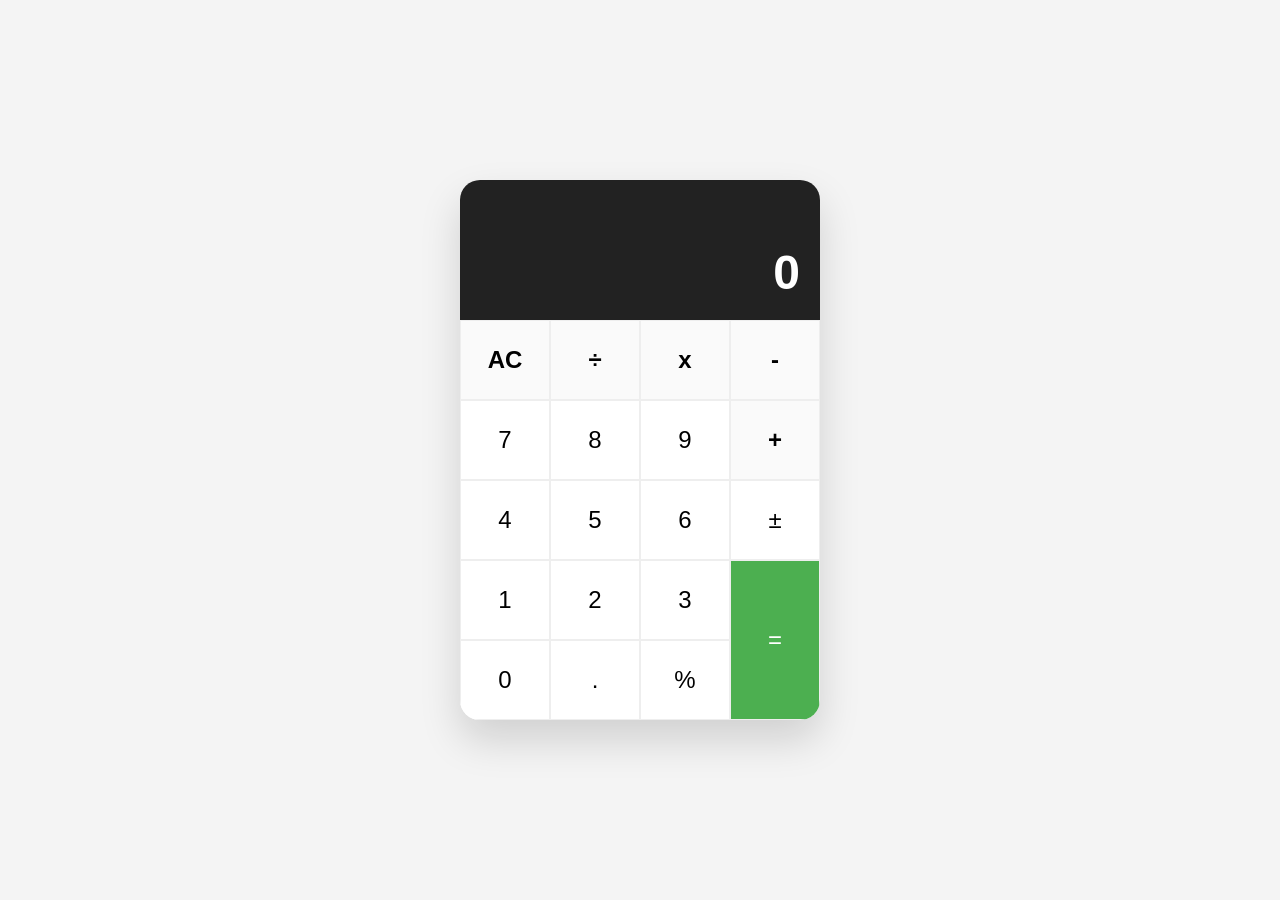
<file: calculator/index.html>
<!doctype html>
<html lang="en">
  <head>
    <meta charset="UTF-8" />
    <meta name="viewport" content="width=device-width, initial-scale=1.0" />

    <title>Calculator Masterclass</title>

    <link rel="stylesheet" href="style.css" />
  </head>
  <body>
    <main class="calculator">
      <div class="display">
        <div class="history"></div>

        <div class="current-value">0</div>
      </div>

      <div class="keys">
        <!-- Row 1 -->

        <button class="key key--function" data-type="clear" data-value="clear">
          AC
        </button>

        <button
          class="key key--function"
          data-type="operator"
          data-value="divide"
        >
          ÷
        </button>

        <button
          class="key key--function"
          data-type="operator"
          data-value="multiply"
        >
          x
        </button>

        <button
          class="key key--function"
          data-type="operator"
          data-value="subtract"
        >
          -
        </button>

        <!-- Row 2 -->

        <button class="key" data-type="number" data-value="7">7</button>
        <button class="key" data-type="number" data-value="8">8</button>
        <button class="key" data-type="number" data-value="9">9</button>

        <button class="key key--function" data-type="operator" data-value="add">
          +
        </button>

        <!-- Row 3 -->

        <button class="key" data-type="number" data-value="4">4</button>
        <button class="key" data-type="number" data-value="5">5</button>
        <button class="key" data-type="number" data-value="6">6</button>
        <button class="key" data-type="sign">±</button>
        
        <!-- Row 4 -->
        
        <button class="key" data-type="number" data-value="1">1</button>
        <button class="key" data-type="number" data-value="2">2</button>
        <button class="key" data-type="number" data-value="3">3</button>
        <button
          class="key key--equal"
          data-type="calculate"
          data-value="equals"
        >
          =
        </button>

        <!-- Row 5 -->

        <button class="key" data-type="number" data-value="0">
          0
        </button>

        <button class="key" data-type="decimal" data-value=".">
          .
        </button>
        <button class="key" data-type="percent">%</button>
      </div>
    </main>

    <script src="script.js"></script>
  </body>
</html>
</file>
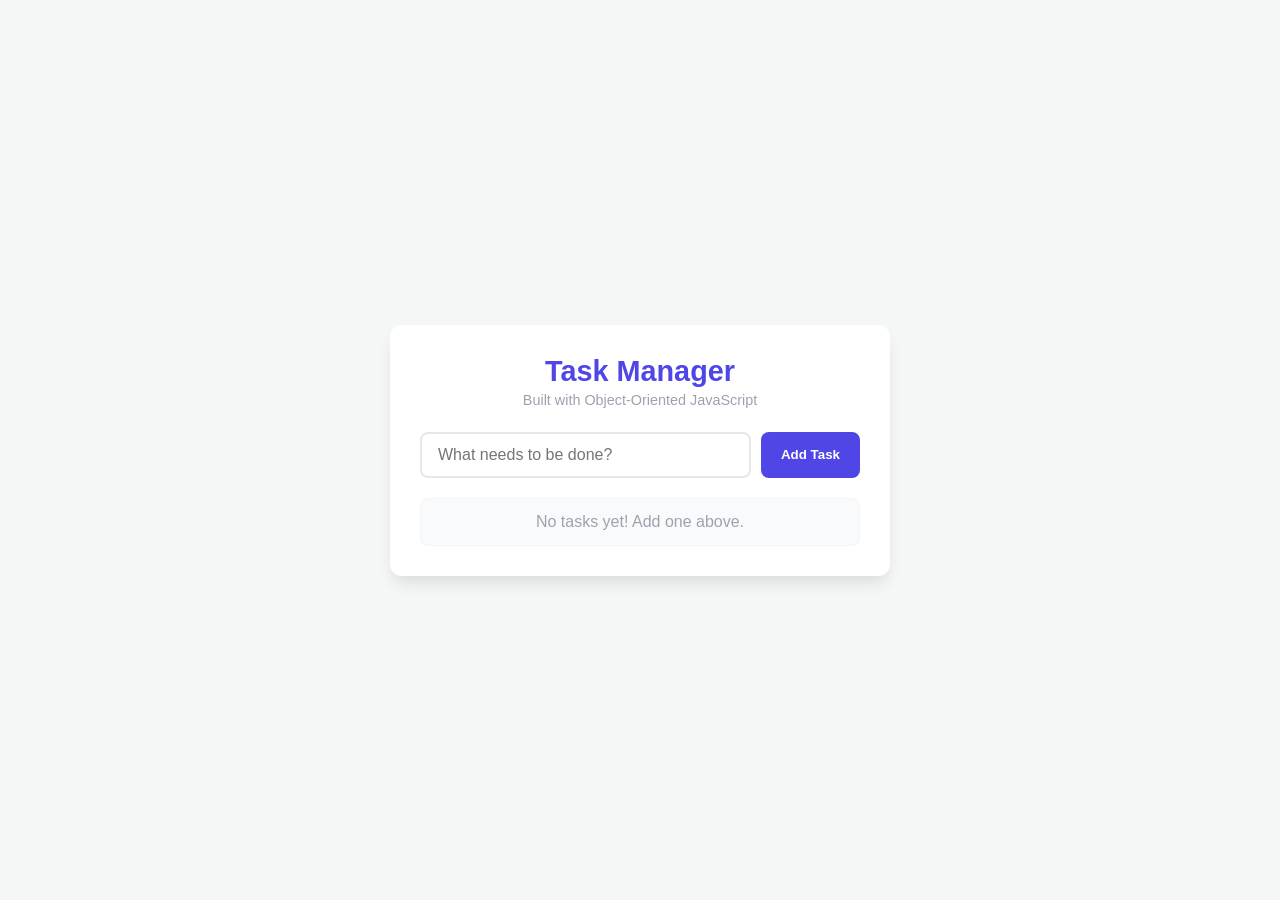
<file: to-do-app/index.html>
<!DOCTYPE html>
<html lang="en">
<head>
  <meta charset="UTF-8">
  <meta name="viewport" content="width=device-width, initial-scale=1.0">
  <title>OOP JavaScript Todo App</title>
  <link rel="stylesheet" href="style.css">
</head>
<body>

  <main class="todo-container">
    <header>
      <h1>Task Manager</h1>
      <p>Built with Object-Oriented JavaScript</p>
    </header>

    <form id="todo-form" class="todo-form">
      <input type="text" id="todo-input" placeholder="What needs to be done?" autocomplete="off">
      <button type="submit">Add Task</button>
    </form>

    <ul id="todo-list" class="todo-list">
      <!-- Tasks will be dynamically rendered here by the TodoApp class -->
    </ul>
  </main>

  <!-- <script src="oop.js"></script> -->
  <script src="functional.js"></script>
  <!-- <script src="simple.js"></script> -->
</body>
</html>
</file>
<file: calculator/style.css>
* {
    margin: 0;
    padding: 0;
    box-sizing: border-box;
}

body {
    min-height: 100vh;

    display: flex;
    justify-content: center;
    align-items: center;

    background: #f4f4f4;

    font-family: Arial, Helvetica, sans-serif;
}

.calculator {

    width: 360px;

    background: white;

    border-radius: 20px;

    overflow: hidden;

    box-shadow:
        0 20px 40px rgba(0,0,0,.15);
}

.display {

    min-height: 140px;

    padding: 20px;

    display: flex;
    flex-direction: column;
    justify-content: end;
    align-items: flex-end;

    background: #222;

    color: white;

    word-break: break-word;
}

.history {

    min-height: 24px;

    color: #999;

    font-size: .9rem;
}

.current-value {

    margin-top: 10px;

    font-size: 3rem;

    font-weight: bold;
}

.keys {

    display: grid;

    grid-template-columns: repeat(4,1fr);

    grid-auto-rows: 80px;
}

.key {

    border: 1px solid #eee;

    background: white;

    font-size: 1.5rem;

    cursor: pointer;

    transition: .2s;
}

.key:hover {

    background: #f7f7f7;
}

.key:active {

    transform: scale(.96);
}

.key--function {

    background: #fafafa;

    font-weight: bold;
}

.key--equal {

    grid-row: span 2;

    background: #4caf50;

    color: white;
}

.key--equal:hover {

    background: #43a047;
}

.key--zero {

    grid-column: span 2;
}
</file>
<file: to-do-app/style.css>
:root {
  --bg-color: #f4f7f6;
  --card-bg: #ffffff;
  --primary: #4f46e5;
  --primary-hover: #4338ca;
  --text-main: #1f2937;
  --text-muted: #9ca3af;
  --danger: #ef4444;
  --success: #10b981;
}

* {
  box-sizing: border-box;
  margin: 0;
  padding: 0;
  font-family: 'Segoe UI', Tahoma, Geneva, Verdana, sans-serif;
}

body {
  background-color: var(--bg-color);
  color: var(--text-main);
  display: flex;
  justify-content: center;
  align-items: center;
  min-height: 100vh;
  padding: 20px;
}

.todo-container {
  background: var(--card-bg);
  width: 100%;
  max-width: 500px;
  padding: 30px;
  border-radius: 12px;
  box-shadow: 0 10px 15px -3px rgba(0, 0, 0, 0.1);
}

header {
  margin-bottom: 24px;
  text-align: center;
}

header h1 {
  font-size: 1.8rem;
  font-weight: 700;
  color: var(--primary);
}

header p {
  font-size: 0.9rem;
  color: var(--text-muted);
  margin-top: 4px;
}

.todo-form {
  display: flex;
  gap: 10px;
  margin-bottom: 20px;
}

.todo-form input {
  flex: 1;
  padding: 12px 16px;
  border: 2px solid #e5e7eb;
  border-radius: 8px;
  font-size: 1rem;
  outline: none;
  transition: border-color 0.2s;
}

.todo-form input:focus {
  border-color: var(--primary);
}

.todo-form button {
  background-color: var(--primary);
  color: white;
  border: none;
  padding: 12px 20px;
  border-radius: 8px;
  font-weight: 600;
  cursor: pointer;
  transition: background-color 0.2s;
}

.todo-form button:hover {
  background-color: var(--primary-hover);
}

.todo-list {
  list-style: none;
  display: flex;
  flex-direction: column;
  gap: 12px;
}

.todo-item {
  display: flex;
  align-items: center;
  justify-content: space-between;
  padding: 14px 16px;
  background: #f9fafb;
  border: 1px solid #f3f4f6;
  border-radius: 8px;
  transition: all 0.2s;
}

.todo-item.completed {
  background: #f3f4f6;
  opacity: 0.7;
}

.todo-item.completed .task-text {
  text-decoration: line-through;
  color: var(--text-muted);
}

.todo-item-left {
  display: flex;
  align-items: center;
  gap: 12px;
  cursor: pointer;
  flex: 1;
}

.todo-item input[type="checkbox"] {
  width: 18px;
  height: 18px;
  accent-color: var(--primary);
  cursor: pointer;
}

.task-text {
  font-size: 1rem;
  font-weight: 500;
}

.delete-btn {
  background: transparent;
  border: none;
  color: var(--text-muted);
  font-size: 1.2rem;
  cursor: pointer;
  padding: 4px;
  line-height: 1;
  transition: color 0.2s;
}

.delete-btn:hover {
  color: var(--danger);
}
</file>
